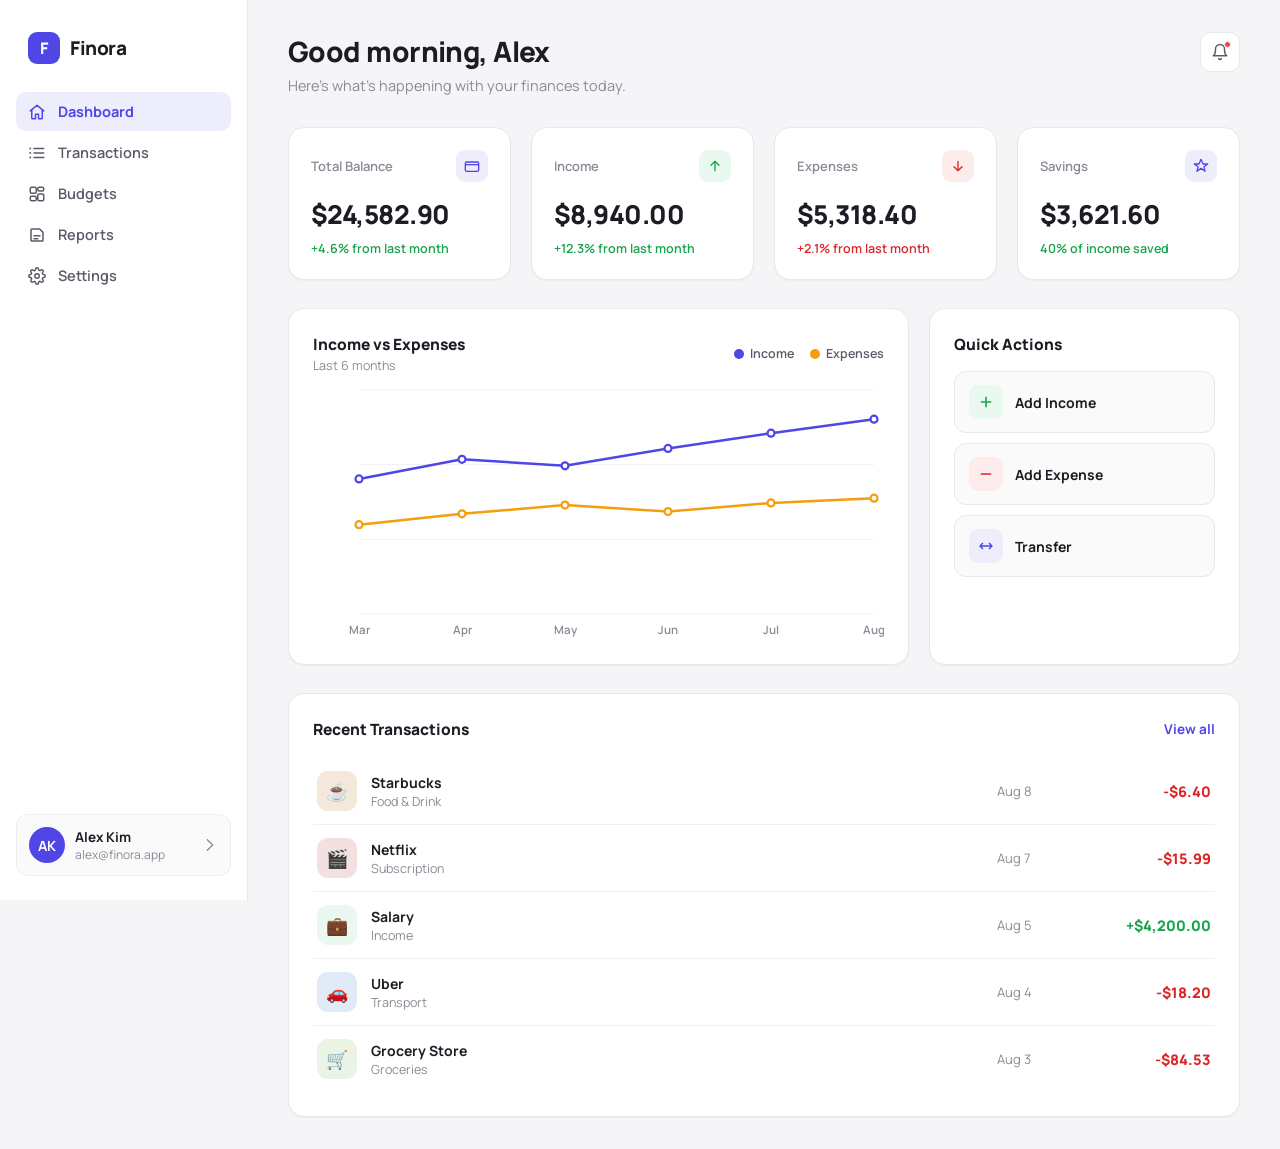
<file: index.html>
<!DOCTYPE html>
<html lang="en">
<head>
<meta charset="utf-8">
<meta name="viewport" content="width=device-width, initial-scale=1">
<title>Finora — Dashboard</title>
<link rel="preconnect" href="https://fonts.googleapis.com">
<link href="https://fonts.googleapis.com/css2?family=Manrope:wght@400;500;600;700;800&display=swap" rel="stylesheet">
<link rel="stylesheet" href="styles.css">
</head>
<body>
<div class="app-shell">

  <aside class="sidebar">
    <div class="sidebar-brand">
      <div class="sidebar-brand-icon">F</div>
      <div class="sidebar-brand-name">Finora</div>
    </div>

    <div class="sidebar-mobile-actions">
      <button type="button" class="icon-button" aria-label="Notifications">
        <svg width="18" height="18" viewBox="0 0 24 24" fill="none"><path d="M18 8a6 6 0 10-12 0c0 7-3 9-3 9h18s-3-2-3-9" stroke="#5B5B68" stroke-width="2" stroke-linecap="round" stroke-linejoin="round"/><path d="M13.73 21a2 2 0 01-3.46 0" stroke="#5B5B68" stroke-width="2" stroke-linecap="round"/></svg>
        <span class="icon-button-dot"></span>
      </button>
      <button type="button" class="menu-toggle" id="menuToggle" aria-label="Open menu" aria-expanded="false" aria-controls="sidebarNav">
        <svg width="20" height="20" viewBox="0 0 24 24" fill="none"><path d="M4 6h16M4 12h16M4 18h16" stroke="#5B5B68" stroke-width="2" stroke-linecap="round"/></svg>
      </button>
    </div>

    <nav class="sidebar-nav" id="sidebarNav" aria-label="Primary">
      <div class="drawer-profile">
        <div class="profile-avatar">AK</div>
        <div class="profile-name">Alex Kim</div>
        <div class="profile-email">alex@finora.app</div>
      </div>
      <a href="index.html" class="nav-link active">
        <svg class="nav-icon" width="18" height="18" viewBox="0 0 24 24" fill="none"><path d="M3 10.5L12 3l9 7.5" stroke="currentColor" stroke-width="2" stroke-linecap="round" stroke-linejoin="round"/><path d="M5 9.5V20a1 1 0 001 1h4v-6h4v6h4a1 1 0 001-1V9.5" stroke="currentColor" stroke-width="2" stroke-linecap="round" stroke-linejoin="round"/></svg>
        Dashboard
      </a>
      <a href="transactions.html" class="nav-link">
        <svg class="nav-icon" width="18" height="18" viewBox="0 0 24 24" fill="none"><path d="M8 6h13M8 12h13M8 18h13" stroke="currentColor" stroke-width="2" stroke-linecap="round"/><path d="M3 6h.01M3 12h.01M3 18h.01" stroke="currentColor" stroke-width="2.5" stroke-linecap="round"/></svg>
        Transactions
      </a>
      <a href="#" class="nav-link">
        <svg class="nav-icon" width="18" height="18" viewBox="0 0 24 24" fill="none"><rect x="3" y="3" width="8" height="8" rx="2" stroke="currentColor" stroke-width="2"/><rect x="13" y="3" width="8" height="5" rx="2" stroke="currentColor" stroke-width="2"/><rect x="13" y="12" width="8" height="9" rx="2" stroke="currentColor" stroke-width="2"/><rect x="3" y="15" width="8" height="6" rx="2" stroke="currentColor" stroke-width="2"/></svg>
        Budgets
      </a>
      <a href="#" class="nav-link">
        <svg class="nav-icon" width="18" height="18" viewBox="0 0 24 24" fill="none"><path d="M4 19V5a1 1 0 011-1h10.5L20 8.5V19a1 1 0 01-1 1H5a1 1 0 01-1-1z" stroke="currentColor" stroke-width="2" stroke-linejoin="round"/><path d="M8 13h8M8 17h5" stroke="currentColor" stroke-width="2" stroke-linecap="round"/></svg>
        Reports
      </a>
      <a href="#" class="nav-link">
        <svg class="nav-icon" width="18" height="18" viewBox="0 0 24 24" fill="none"><circle cx="12" cy="12" r="3" stroke="currentColor" stroke-width="2"/><path d="M19.4 15a1.65 1.65 0 00.33 1.82l.06.06a2 2 0 11-2.83 2.83l-.06-.06a1.65 1.65 0 00-1.82-.33 1.65 1.65 0 00-1 1.51V21a2 2 0 01-4 0v-.09a1.65 1.65 0 00-1-1.51 1.65 1.65 0 00-1.82.33l-.06.06a2 2 0 11-2.83-2.83l.06-.06a1.65 1.65 0 00.33-1.82 1.65 1.65 0 00-1.51-1H3a2 2 0 010-4h.09a1.65 1.65 0 001.51-1 1.65 1.65 0 00-.33-1.82l-.06-.06a2 2 0 112.83-2.83l.06.06a1.65 1.65 0 001.82.33H9a1.65 1.65 0 001-1.51V3a2 2 0 014 0v.09a1.65 1.65 0 001 1.51 1.65 1.65 0 001.82-.33l.06-.06a2 2 0 112.83 2.83l-.06.06a1.65 1.65 0 00-.33 1.82V9a1.65 1.65 0 001.51 1H21a2 2 0 010 4h-.09a1.65 1.65 0 00-1.51 1z" stroke="currentColor" stroke-width="2"/></svg>
        Settings
      </a>
    </nav>

    <div class="sidebar-profile">
      <div class="profile-avatar">AK</div>
      <div class="profile-info">
        <div class="profile-name">Alex Kim</div>
        <div class="profile-email">alex@finora.app</div>
      </div>
      <svg class="profile-chevron" width="16" height="16" viewBox="0 0 24 24" fill="none"><path d="M8 4l8 8-8 8" stroke="currentColor" stroke-width="2" stroke-linecap="round" stroke-linejoin="round"/></svg>
    </div>
  </aside>

  <div class="sidebar-overlay" id="sidebarOverlay"></div>

  <main class="main-content">

    <header class="page-header">
      <div>
        <h1>Good morning, Alex</h1>
        <p>Here's what's happening with your finances today.</p>
      </div>
      <div class="page-header-actions">
        <button type="button" class="icon-button" aria-label="Notifications">
          <svg width="18" height="18" viewBox="0 0 24 24" fill="none"><path d="M18 8a6 6 0 10-12 0c0 7-3 9-3 9h18s-3-2-3-9" stroke="#5B5B68" stroke-width="2" stroke-linecap="round" stroke-linejoin="round"/><path d="M13.73 21a2 2 0 01-3.46 0" stroke="#5B5B68" stroke-width="2" stroke-linecap="round"/></svg>
          <span class="icon-button-dot"></span>
        </button>
        <!-- <button type="button" class="avatar-button" aria-label="Account">AK</button> -->
      </div>
    </header>

    <section class="summary-grid" aria-label="Account summary">
      <div class="summary-card">
        <div class="summary-card-top">
          <span class="summary-card-label">Total Balance</span>
          <div class="summary-card-icon icon-indigo"><svg width="16" height="16" viewBox="0 0 24 24" fill="none"><rect x="2" y="6" width="20" height="14" rx="2" stroke="#4F46E5" stroke-width="2"/><path d="M2 10h20" stroke="#4F46E5" stroke-width="2"/></svg></div>
        </div>
        <div class="summary-card-value">$24,582.90</div>
        <div class="summary-card-delta positive">+4.6% from last month</div>
      </div>
      <div class="summary-card">
        <div class="summary-card-top">
          <span class="summary-card-label">Income</span>
          <div class="summary-card-icon icon-green"><svg width="16" height="16" viewBox="0 0 24 24" fill="none"><path d="M12 19V5M6 11l6-6 6 6" stroke="#16A34A" stroke-width="2" stroke-linecap="round" stroke-linejoin="round"/></svg></div>
        </div>
        <div class="summary-card-value">$8,940.00</div>
        <div class="summary-card-delta positive">+12.3% from last month</div>
      </div>
      <div class="summary-card">
        <div class="summary-card-top">
          <span class="summary-card-label">Expenses</span>
          <div class="summary-card-icon icon-red"><svg width="16" height="16" viewBox="0 0 24 24" fill="none"><path d="M12 5v14M6 13l6 6 6-6" stroke="#DC2626" stroke-width="2" stroke-linecap="round" stroke-linejoin="round"/></svg></div>
        </div>
        <div class="summary-card-value">$5,318.40</div>
        <div class="summary-card-delta negative">+2.1% from last month</div>
      </div>
      <div class="summary-card">
        <div class="summary-card-top">
          <span class="summary-card-label">Savings</span>
          <div class="summary-card-icon icon-indigo"><svg width="16" height="16" viewBox="0 0 24 24" fill="none"><path d="M12 2l3 7h7l-5.6 4.2L18 20l-6-4.5L6 20l1.6-6.8L2 9h7z" stroke="#4F46E5" stroke-width="2" stroke-linejoin="round"/></svg></div>
        </div>
        <div class="summary-card-value">$3,621.60</div>
        <div class="summary-card-delta positive">40% of income saved</div>
      </div>
    </section>

    <section class="chart-grid">
      <div class="card chart-card">
        <div class="card-header">
          <div>
            <div class="card-title">Income vs Expenses</div>
            <div class="card-subtitle">Last 6 months</div>
          </div>
          <div class="chart-legend">
            <div class="legend-item"><span class="legend-dot income"></span>Income</div>
            <div class="legend-item"><span class="legend-dot expenses"></span>Expenses</div>
          </div>
        </div>
        <div id="incomeExpenseChart" class="chart-canvas"></div>
      </div>

      <div class="card quick-actions-card">
        <div class="card-title" style="margin-bottom:16px;">Quick Actions</div>
        <div class="quick-actions-list">
          <button type="button" class="quick-action-btn">
            <div class="quick-action-icon icon-green"><svg width="16" height="16" viewBox="0 0 24 24" fill="none"><path d="M12 5v14M5 12h14" stroke="#16A34A" stroke-width="2.3" stroke-linecap="round"/></svg></div>
            <span class="quick-action-label">Add Income</span>
          </button>
          <button type="button" class="quick-action-btn">
            <div class="quick-action-icon icon-red"><svg width="16" height="16" viewBox="0 0 24 24" fill="none"><path d="M5 12h14" stroke="#DC2626" stroke-width="2.3" stroke-linecap="round"/></svg></div>
            <span class="quick-action-label">Add Expense</span>
          </button>
          <button type="button" class="quick-action-btn">
            <div class="quick-action-icon icon-indigo"><svg width="16" height="16" viewBox="0 0 24 24" fill="none"><path d="M7 8l-4 4 4 4M17 16l4-4-4-4M3 12h18" stroke="#4F46E5" stroke-width="2" stroke-linecap="round" stroke-linejoin="round"/></svg></div>
            <span class="quick-action-label">Transfer</span>
          </button>
        </div>
      </div>
    </section>

    <section class="card">
      <div class="card-header">
        <div class="card-title">Recent Transactions</div>
        <a href="transactions.html" class="view-all-link">View all</a>
      </div>
      <ul id="recentTransactions" class="tx-list"></ul>
    </section>

  </main>
</div>

<script src="script.js" defer></script>
</body>
</html>
</file>
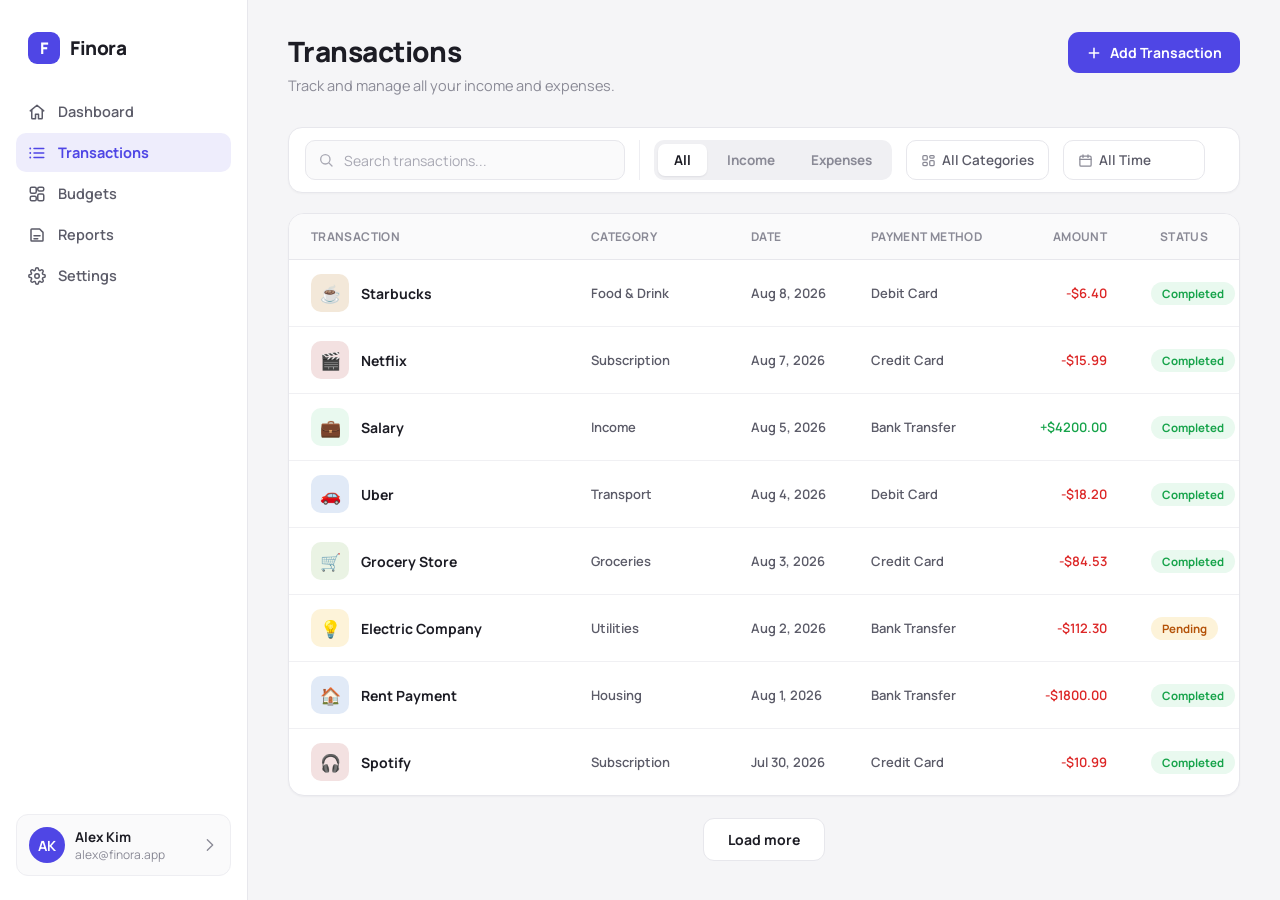
<file: transactions.html>
<!DOCTYPE html>
<html lang="en">
<head>
<meta charset="utf-8">
<meta name="viewport" content="width=device-width, initial-scale=1">
<title>Finora — Transactions</title>
<link rel="preconnect" href="https://fonts.googleapis.com">
<link href="https://fonts.googleapis.com/css2?family=Manrope:wght@400;500;600;700;800&display=swap" rel="stylesheet">
<link rel="stylesheet" href="styles.css">
</head>
<body>
<div class="app-shell">

  <aside class="sidebar">
    <div class="sidebar-brand">
      <div class="sidebar-brand-icon">F</div>
      <div class="sidebar-brand-name">Finora</div>
    </div>

    <div class="sidebar-mobile-actions">
      <button type="button" class="icon-button" aria-label="Notifications">
        <svg width="18" height="18" viewBox="0 0 24 24" fill="none"><path d="M18 8a6 6 0 10-12 0c0 7-3 9-3 9h18s-3-2-3-9" stroke="#5B5B68" stroke-width="2" stroke-linecap="round" stroke-linejoin="round"/><path d="M13.73 21a2 2 0 01-3.46 0" stroke="#5B5B68" stroke-width="2" stroke-linecap="round"/></svg>
        <span class="icon-button-dot"></span>
      </button>
      <button type="button" class="menu-toggle" id="menuToggle" aria-label="Open menu" aria-expanded="false" aria-controls="sidebarNav">
        <svg width="20" height="20" viewBox="0 0 24 24" fill="none"><path d="M4 6h16M4 12h16M4 18h16" stroke="#5B5B68" stroke-width="2" stroke-linecap="round"/></svg>
      </button>
    </div>

    <nav class="sidebar-nav" id="sidebarNav" aria-label="Primary">
      <div class="drawer-profile">
        <div class="profile-avatar">AK</div>
        <div class="profile-name">Alex Kim</div>
        <div class="profile-email">alex@finora.app</div>
      </div>
      <a href="index.html" class="nav-link">
        <svg class="nav-icon" width="18" height="18" viewBox="0 0 24 24" fill="none"><path d="M3 10.5L12 3l9 7.5" stroke="currentColor" stroke-width="2" stroke-linecap="round" stroke-linejoin="round"/><path d="M5 9.5V20a1 1 0 001 1h4v-6h4v6h4a1 1 0 001-1V9.5" stroke="currentColor" stroke-width="2" stroke-linecap="round" stroke-linejoin="round"/></svg>
        Dashboard
      </a>
      <a href="transactions.html" class="nav-link active">
        <svg class="nav-icon" width="18" height="18" viewBox="0 0 24 24" fill="none"><path d="M8 6h13M8 12h13M8 18h13" stroke="currentColor" stroke-width="2" stroke-linecap="round"/><path d="M3 6h.01M3 12h.01M3 18h.01" stroke="currentColor" stroke-width="2.5" stroke-linecap="round"/></svg>
        Transactions
      </a>
      <a href="#" class="nav-link">
        <svg class="nav-icon" width="18" height="18" viewBox="0 0 24 24" fill="none"><rect x="3" y="3" width="8" height="8" rx="2" stroke="currentColor" stroke-width="2"/><rect x="13" y="3" width="8" height="5" rx="2" stroke="currentColor" stroke-width="2"/><rect x="13" y="12" width="8" height="9" rx="2" stroke="currentColor" stroke-width="2"/><rect x="3" y="15" width="8" height="6" rx="2" stroke="currentColor" stroke-width="2"/></svg>
        Budgets
      </a>
      <a href="#" class="nav-link">
        <svg class="nav-icon" width="18" height="18" viewBox="0 0 24 24" fill="none"><path d="M4 19V5a1 1 0 011-1h10.5L20 8.5V19a1 1 0 01-1 1H5a1 1 0 01-1-1z" stroke="currentColor" stroke-width="2" stroke-linejoin="round"/><path d="M8 13h8M8 17h5" stroke="currentColor" stroke-width="2" stroke-linecap="round"/></svg>
        Reports
      </a>
      <a href="#" class="nav-link">
        <svg class="nav-icon" width="18" height="18" viewBox="0 0 24 24" fill="none"><circle cx="12" cy="12" r="3" stroke="currentColor" stroke-width="2"/><path d="M19.4 15a1.65 1.65 0 00.33 1.82l.06.06a2 2 0 11-2.83 2.83l-.06-.06a1.65 1.65 0 00-1.82-.33 1.65 1.65 0 00-1 1.51V21a2 2 0 01-4 0v-.09a1.65 1.65 0 00-1-1.51 1.65 1.65 0 00-1.82.33l-.06.06a2 2 0 11-2.83-2.83l.06-.06a1.65 1.65 0 00.33-1.82 1.65 1.65 0 00-1.51-1H3a2 2 0 010-4h.09a1.65 1.65 0 001.51-1 1.65 1.65 0 00-.33-1.82l-.06-.06a2 2 0 112.83-2.83l.06.06a1.65 1.65 0 001.82.33H9a1.65 1.65 0 001-1.51V3a2 2 0 014 0v.09a1.65 1.65 0 001 1.51 1.65 1.65 0 001.82-.33l.06-.06a2 2 0 112.83 2.83l-.06.06a1.65 1.65 0 00-.33 1.82V9a1.65 1.65 0 001.51 1H21a2 2 0 010 4h-.09a1.65 1.65 0 00-1.51 1z" stroke="currentColor" stroke-width="2"/></svg>
        Settings
      </a>
    </nav>

    <div class="sidebar-profile">
      <div class="profile-avatar">AK</div>
      <div class="profile-info">
        <div class="profile-name">Alex Kim</div>
        <div class="profile-email">alex@finora.app</div>
      </div>
      <svg class="profile-chevron" width="16" height="16" viewBox="0 0 24 24" fill="none"><path d="M8 4l8 8-8 8" stroke="currentColor" stroke-width="2" stroke-linecap="round" stroke-linejoin="round"/></svg>
    </div>
  </aside>

  <div class="sidebar-overlay" id="sidebarOverlay"></div>

  <main class="main-content">

    <header class="page-header">
      <div>
        <h1>Transactions</h1>
        <p>Track and manage all your income and expenses.</p>
      </div>
      <button type="button" class="btn-primary">
        <svg width="16" height="16" viewBox="0 0 24 24" fill="none"><path d="M12 5v14M5 12h14" stroke="#fff" stroke-width="2.3" stroke-linecap="round"/></svg>
        Add Transaction
      </button>
    </header>

    <div class="toolbar">
      <div class="search-box">
        <svg class="search-icon" width="16" height="16" viewBox="0 0 24 24" fill="none"><circle cx="11" cy="11" r="7" stroke="#A8A8B3" stroke-width="2"/><path d="M21 21l-4.35-4.35" stroke="#A8A8B3" stroke-width="2" stroke-linecap="round"/></svg>
        <input id="searchInput" type="search" class="search-input" placeholder="Search transactions...">
      </div>

      <div class="toolbar-divider"></div>

      <div class="tabs" role="tablist" aria-label="Filter by type">
        <button type="button" class="tab-btn active" data-filter="all">All</button>
        <button type="button" class="tab-btn" data-filter="income">Income</button>
        <button type="button" class="tab-btn" data-filter="expense">Expenses</button>
      </div>

      <div class="filter-group">
        <svg width="15" height="15" viewBox="0 0 24 24" fill="none" style="flex-shrink:0;"><rect x="3" y="4" width="7" height="7" rx="1.5" stroke="#8A8A96" stroke-width="2"/><rect x="14" y="4" width="7" height="4" rx="1.5" stroke="#8A8A96" stroke-width="2"/><rect x="14" y="12" width="7" height="8" rx="1.5" stroke="#8A8A96" stroke-width="2"/><rect x="3" y="15" width="7" height="5" rx="1.5" stroke="#8A8A96" stroke-width="2"/></svg>
        <select id="categoryFilter" class="filter-select" aria-label="Filter by category">
          <option value="All">All Categories</option>
          <option value="Food & Drink">Food & Drink</option>
          <option value="Subscription">Subscription</option>
          <option value="Income">Income</option>
          <option value="Transport">Transport</option>
          <option value="Groceries">Groceries</option>
          <option value="Utilities">Utilities</option>
          <option value="Housing">Housing</option>
          <option value="Health">Health</option>
          <option value="Shopping">Shopping</option>
        </select>
      </div>

      <div class="filter-group">
        <svg width="15" height="15" viewBox="0 0 24 24" fill="none" style="flex-shrink:0;"><rect x="3" y="5" width="18" height="16" rx="2" stroke="#8A8A96" stroke-width="2"/><path d="M3 10h18M8 3v4M16 3v4" stroke="#8A8A96" stroke-width="2" stroke-linecap="round"/></svg>
        <select id="dateFilter" class="filter-select" aria-label="Filter by date">
          <option value="all">All Time</option>
          <option value="7">Last 7 days</option>
          <option value="30">Last 30 days</option>
          <option value="90">Last 3 months</option>
        </select>
      </div>

      <button type="button" id="clearFiltersBtn" class="clear-filters-btn" hidden>Clear filters</button>
    </div>

    <div class="table-card">
      <div class="table-scroll">
        <table class="tx-table">
          <thead>
            <tr>
              <th class="col-tx">Transaction</th>
              <th class="col-category">Category</th>
              <th class="col-date">Date</th>
              <th class="col-method">Payment Method</th>
              <th class="col-amount align-right">Amount</th>
              <th class="col-status align-center">Status</th>
            </tr>
          </thead>
          <tbody id="transactionsTableBody"></tbody>
        </table>
      </div>
      <p id="emptyState" class="empty-state" hidden>No transactions match your filters.</p>
    </div>

    <div id="loadMoreWrap" class="load-more-wrap">
      <button type="button" id="loadMoreBtn" class="btn-secondary">Load more</button>
    </div>

  </main>
</div>

<script src="script.js" defer></script>
</body>
</html>
</file>
<file: styles.css>
:root {
  --color-bg: #F5F5F7;
  --color-surface: #FFFFFF;
  --color-border: #E7E7EC;
  --color-border-light: #F0F0F3;
  --color-border-lighter: #EEEEF2;
  --color-text: #1C1C24;
  --color-text-secondary: #8A8A96;
  --color-text-muted: #5B5B68;
  --color-placeholder: #A8A8B3;
  --color-primary: #4F46E5;
  --color-primary-hover: #4338CA;
  --color-primary-light: #EEEDFC;
  --color-success: #16A34A;
  --color-success-light: #E9F9EF;
  --color-danger: #DC2626;
  --color-danger-bright: #EF4444;
  --color-danger-light: #FDECEC;
  --color-warning: #F59E0B;
  --color-warning-light: #FDF3D9;
  --color-warning-text: #B45309;
  --color-scrollbar: #D8D8E0;
  --color-input-bg: #FAFAFB;
  --card-shadow: 0 1px 2px rgba(16, 16, 40, 0.04);
  --toolbar-shadow: 0 1px 2px rgba(16, 16, 40, 0.03);
}

* {
  box-sizing: border-box;
}

body {
  margin: 0;
  background: var(--color-bg);
  font-family: 'Manrope', sans-serif;
  color: var(--color-text);
}

a {
  color: var(--color-primary);
  text-decoration: none;
}
a:hover {
  color: var(--color-primary-hover);
}

::-webkit-scrollbar {
  width: 8px;
  height: 8px;
}
::-webkit-scrollbar-thumb {
  background: var(--color-scrollbar);
  border-radius: 8px;
}

input::placeholder {
  color: var(--color-placeholder);
}

body.nav-open {
  overflow: hidden;
}

button,
input,
select {
  font-family: inherit;
}

/* Layout */
.app-shell {
  display: flex;
  min-height: 100vh;
  background: var(--color-bg);
}

.sidebar {
  width: 248px;
  flex-shrink: 0;
  background: var(--color-surface);
  border-right: 1px solid var(--color-border);
  display: flex;
  flex-direction: column;
  padding: 24px 16px;
  position: sticky;
  top: 0;
  height: 100vh;
}

.menu-toggle {
  display: none;
  width: 40px;
  height: 40px;
  border-radius: 10px;
  border: 1px solid var(--color-border);
  background: var(--color-surface);
  align-items: center;
  justify-content: center;
  cursor: pointer;
  padding: 0;
  flex-shrink: 0;
}

.sidebar-overlay {
  display: none;
}

.sidebar-mobile-actions {
  display: none;
}

.drawer-profile {
  display: none;
}

.sidebar-brand {
  display: flex;
  align-items: center;
  gap: 10px;
  padding: 8px 12px 28px 12px;
}

.sidebar-brand-icon {
  width: 32px;
  height: 32px;
  border-radius: 9px;
  background: var(--color-primary);
  display: flex;
  align-items: center;
  justify-content: center;
  color: #fff;
  font-weight: 800;
  font-size: 16px;
}

.sidebar-brand-name {
  font-size: 19px;
  font-weight: 800;
  letter-spacing: -0.02em;
  color: var(--color-text);
}

.sidebar-nav {
  display: flex;
  flex-direction: column;
  gap: 2px;
}

.nav-link {
  display: flex;
  align-items: center;
  gap: 12px;
  padding: 10px 12px;
  border-radius: 10px;
  color: var(--color-text-muted);
  font-weight: 600;
  font-size: 14.5px;
}
.nav-link:hover {
  color: var(--color-text-muted);
}
.nav-link.active {
  background: var(--color-primary-light);
  color: var(--color-primary);
  font-weight: 700;
}
.nav-link.active:hover {
  color: var(--color-primary);
}

.nav-icon {
  flex-shrink: 0;
}

.sidebar-profile {
  margin-top: auto;
  display: flex;
  align-items: center;
  gap: 10px;
  padding: 12px;
  border-radius: 12px;
  background: var(--color-input-bg);
  border: 1px solid var(--color-border-lighter);
}

.profile-avatar {
  width: 36px;
  height: 36px;
  border-radius: 50%;
  background: var(--color-primary);
  color: #fff;
  display: flex;
  align-items: center;
  justify-content: center;
  font-weight: 700;
  font-size: 14px;
  flex-shrink: 0;
}

.profile-info {
  flex: 1;
  min-width: 0;
}

.profile-name {
  font-size: 13.5px;
  font-weight: 700;
  color: var(--color-text);
  white-space: nowrap;
  overflow: hidden;
  text-overflow: ellipsis;
}

.profile-email {
  font-size: 12px;
  color: var(--color-text-secondary);
  white-space: nowrap;
  overflow: hidden;
  text-overflow: ellipsis;
}

.profile-chevron {
  flex-shrink: 0;
  color: var(--color-text-secondary);
}

.main-content {
  flex: 1;
  min-width: 0;
  padding: 32px 40px;
  max-width: 1280px;
  margin: 0 auto;
}

/* Page header */
.page-header {
  display: flex;
  align-items: flex-start;
  justify-content: space-between;
  margin-bottom: 32px;
  gap: 24px;
  flex-wrap: wrap;
}

.page-header h1 {
  margin: 0;
  font-size: 28px;
  font-weight: 800;
  letter-spacing: -0.02em;
  color: var(--color-text);
}

.page-header p {
  margin: 6px 0 0 0;
  font-size: 14.5px;
  color: var(--color-text-secondary);
}

.page-header-actions {
  display: flex;
  align-items: center;
  gap: 14px;
}

.icon-button {
  width: 40px;
  height: 40px;
  border-radius: 10px;
  border: 1px solid var(--color-border);
  background: var(--color-surface);
  display: flex;
  align-items: center;
  justify-content: center;
  cursor: pointer;
  position: relative;
  padding: 0;
}

.icon-button-dot {
  position: absolute;
  top: 8px;
  right: 8px;
  width: 7px;
  height: 7px;
  border-radius: 50%;
  background: var(--color-danger-bright);
  border: 1.5px solid #fff;
}

.avatar-button {
  width: 40px;
  height: 40px;
  border-radius: 50%;
  background: var(--color-primary);
  color: #fff;
  display: flex;
  align-items: center;
  justify-content: center;
  font-weight: 700;
  font-size: 14px;
  cursor: pointer;
  border: none;
  padding: 0;
}

/* Buttons */
.btn-primary {
  display: flex;
  align-items: center;
  gap: 8px;
  padding: 11px 18px;
  border-radius: 11px;
  border: none;
  background: var(--color-primary);
  color: #fff;
  font-weight: 700;
  font-size: 14px;
  cursor: pointer;
}
.btn-primary:hover {
  background: var(--color-primary-hover);
}

.btn-secondary {
  padding: 11px 24px;
  border-radius: 11px;
  border: 1px solid var(--color-border);
  background: var(--color-surface);
  color: var(--color-text);
  font-weight: 700;
  font-size: 14px;
  cursor: pointer;
}

/* Cards */
.card {
  background: var(--color-surface);
  border: 1px solid var(--color-border);
  border-radius: 16px;
  padding: 24px;
  box-shadow: var(--card-shadow);
}

.card-header {
  display: flex;
  align-items: center;
  justify-content: space-between;
  margin-bottom: 18px;
}

.card-title {
  font-size: 15.5px;
  font-weight: 800;
  color: var(--color-text);
}

.card-subtitle {
  font-size: 12.5px;
  color: var(--color-text-secondary);
  margin-top: 2px;
}

/* Summary cards */
.summary-grid {
  display: grid;
  grid-template-columns: repeat(4, 1fr);
  gap: 20px;
  margin-bottom: 28px;
}

.summary-card {
  background: var(--color-surface);
  border: 1px solid var(--color-border);
  border-radius: 16px;
  padding: 22px;
  box-shadow: var(--card-shadow);
}

.summary-card-top {
  display: flex;
  align-items: center;
  justify-content: space-between;
  margin-bottom: 14px;
}

.summary-card-label {
  font-size: 13px;
  font-weight: 600;
  color: var(--color-text-secondary);
}

.summary-card-icon {
  width: 32px;
  height: 32px;
  border-radius: 9px;
  display: flex;
  align-items: center;
  justify-content: center;
}
.summary-card-icon.icon-indigo {
  background: var(--color-primary-light);
}
.summary-card-icon.icon-green {
  background: var(--color-success-light);
}
.summary-card-icon.icon-red {
  background: var(--color-danger-light);
}

.summary-card-value {
  font-size: 26px;
  font-weight: 800;
  color: var(--color-text);
  letter-spacing: -0.02em;
}

.summary-card-delta {
  margin-top: 8px;
  font-size: 12.5px;
  font-weight: 600;
}
.summary-card-delta.positive {
  color: var(--color-success);
}
.summary-card-delta.negative {
  color: var(--color-danger);
}

/* Chart + quick actions */
.chart-grid {
  display: grid;
  grid-template-columns: 2fr 1fr;
  gap: 20px;
  margin-bottom: 28px;
  align-items: stretch;
}

.chart-card .card-header {
  margin-bottom: 6px;
}

.chart-legend {
  display: flex;
  gap: 16px;
}

.legend-item {
  display: flex;
  align-items: center;
  gap: 6px;
  font-size: 12.5px;
  font-weight: 600;
  color: var(--color-text-muted);
}

.legend-dot {
  width: 10px;
  height: 10px;
  border-radius: 50%;
}
.legend-dot.income {
  background: var(--color-primary);
}
.legend-dot.expenses {
  background: var(--color-warning);
}

.chart-canvas {
  width: 100%;
  height: 260px;
}

.quick-actions-card {
  display: flex;
  flex-direction: column;
}

.quick-actions-list {
  display: flex;
  flex-direction: column;
  gap: 10px;
}

.quick-action-btn {
  width: 100%;
  display: flex;
  align-items: center;
  gap: 12px;
  padding: 13px 14px;
  border-radius: 12px;
  border: 1px solid var(--color-border);
  background: var(--color-input-bg);
  cursor: pointer;
  text-align: left;
  font-family: inherit;
}

.quick-action-icon {
  width: 34px;
  height: 34px;
  border-radius: 9px;
  display: flex;
  align-items: center;
  justify-content: center;
  flex-shrink: 0;
}
.quick-action-icon.icon-green {
  background: var(--color-success-light);
}
.quick-action-icon.icon-red {
  background: var(--color-danger-light);
}
.quick-action-icon.icon-indigo {
  background: var(--color-primary-light);
}

.quick-action-label {
  font-size: 14px;
  font-weight: 700;
  color: var(--color-text);
}

/* Recent transactions (dashboard) */
.view-all-link {
  font-size: 13.5px;
  font-weight: 700;
}

.tx-list {
  list-style: none;
  margin: 0;
  padding: 0;
  display: flex;
  flex-direction: column;
}

.tx-row {
  display: flex;
  align-items: center;
  gap: 14px;
  padding: 13px 4px;
  border-bottom: 1px solid var(--color-border-light);
}
.tx-row:last-child {
  border-bottom: none;
}

.tx-icon {
  width: 40px;
  height: 40px;
  border-radius: 11px;
  display: flex;
  align-items: center;
  justify-content: center;
  flex-shrink: 0;
  font-size: 18px;
}

.tx-info {
  flex: 1;
  min-width: 0;
}

.tx-name {
  font-size: 14px;
  font-weight: 700;
  color: var(--color-text);
  white-space: nowrap;
  overflow: hidden;
  text-overflow: ellipsis;
}

.tx-category {
  font-size: 12.5px;
  color: var(--color-text-secondary);
  margin-top: 1px;
  white-space: nowrap;
  overflow: hidden;
  text-overflow: ellipsis;
}

.tx-date {
  font-size: 13px;
  color: var(--color-text-secondary);
  width: 90px;
  flex-shrink: 0;
}

.tx-amount {
  font-size: 14.5px;
  font-weight: 800;
  width: 110px;
  text-align: right;
  flex-shrink: 0;
}
.tx-amount.positive {
  color: var(--color-success);
}
.tx-amount.negative {
  color: var(--color-danger);
}

/* Transactions page toolbar */
.toolbar {
  display: flex;
  align-items: center;
  gap: 14px;
  margin-bottom: 20px;
  flex-wrap: wrap;
  background: var(--color-surface);
  border: 1px solid var(--color-border);
  border-radius: 14px;
  padding: 12px 16px;
  box-shadow: var(--toolbar-shadow);
}

.search-box {
  position: relative;
  flex: 1;
  min-width: 220px;
  max-width: 320px;
}

.search-icon {
  position: absolute;
  left: 13px;
  top: 50%;
  transform: translateY(-50%);
  pointer-events: none;
}

.search-input {
  width: 100%;
  height: 40px;
  padding: 0 14px 0 38px;
  border-radius: 10px;
  border: 1px solid var(--color-border);
  background: var(--color-input-bg);
  font-size: 14px;
  outline: none;
  color: var(--color-text);
  transition: border-color 0.15s, background 0.15s;
}

.toolbar-divider {
  width: 1px;
  align-self: stretch;
  background: var(--color-border-lighter);
}

.tabs {
  display: flex;
  gap: 4px;
  background: var(--color-border-light);
  padding: 4px;
  border-radius: 10px;
  height: 40px;
  box-sizing: border-box;
}

.tab-btn {
  padding: 0 16px;
  border-radius: 7px;
  border: none;
  font-size: 13.5px;
  font-weight: 700;
  cursor: pointer;
  background: transparent;
  color: var(--color-text-secondary);
  transition: background 0.15s, color 0.15s;
}
.tab-btn.active {
  background: #fff;
  color: var(--color-text);
  box-shadow: 0 1px 2px rgba(16, 16, 40, 0.08);
}

.filter-group {
  display: flex;
  align-items: center;
  gap: 6px;
  height: 40px;
  padding: 0 14px;
  border-radius: 10px;
  border: 1px solid var(--color-border);
  background: var(--color-surface);
}

.filter-select {
  border: none;
  background: transparent;
  font-size: 13.5px;
  font-weight: 600;
  color: var(--color-text-muted);
  outline: none;
  cursor: pointer;
  appearance: none;
}

.clear-filters-btn {
  margin-left: auto;
  border: none;
  background: transparent;
  color: var(--color-primary);
  font-size: 13px;
  font-weight: 700;
  cursor: pointer;
  padding: 8px 4px;
}
.clear-filters-btn[hidden] {
  display: none;
}

/* Transactions table */
.table-card {
  background: var(--color-surface);
  border: 1px solid var(--color-border);
  border-radius: 16px;
  box-shadow: var(--card-shadow);
  overflow: hidden;
}

.table-scroll {
  overflow-x: auto;
}

.tx-table {
  width: 100%;
  min-width: 720px;
  border-collapse: collapse;
  table-layout: fixed;
}

.tx-table thead {
  background: var(--color-input-bg);
}

.tx-table th {
  text-align: left;
  padding: 14px 22px;
  border-bottom: 1px solid var(--color-border);
  font-size: 12px;
  font-weight: 700;
  color: var(--color-text-secondary);
  text-transform: uppercase;
  letter-spacing: 0.03em;
}
.tx-table th.align-right {
  text-align: right;
}
.tx-table th.align-center {
  text-align: center;
}

.tx-table td {
  padding: 14px 22px;
  border-bottom: 1px solid var(--color-border-light);
  vertical-align: middle;
  font-size: 13px;
  color: var(--color-text-muted);
  font-weight: 600;
}
.tx-table tbody tr:last-child td {
  border-bottom: none;
}

.col-tx {
  width: 28%;
}
.col-category {
  width: 16%;
}
.col-date {
  width: 12%;
}
.col-method {
  width: 16%;
}
.col-amount {
  width: 12%;
}
.col-status {
  width: 11%;
  text-align: center;
}

.cell-tx {
  display: flex;
  align-items: center;
  gap: 12px;
  min-width: 0;
}

.cell-tx-icon {
  width: 38px;
  height: 38px;
  border-radius: 10px;
  display: flex;
  align-items: center;
  justify-content: center;
  flex-shrink: 0;
  font-size: 17px;
}

.cell-tx-name {
  font-size: 14px;
  font-weight: 700;
  color: var(--color-text);
  white-space: nowrap;
  overflow: hidden;
  text-overflow: ellipsis;
}

.cell-date {
  color: var(--color-text-secondary);
}

.cell-amount {
  font-size: 14px;
  font-weight: 800;
  text-align: right;
}
.cell-amount.positive {
  color: var(--color-success);
}
.cell-amount.negative {
  color: var(--color-danger);
}

.status-badge {
  display: inline-block;
  font-size: 11.5px;
  font-weight: 700;
  padding: 4px 11px;
  border-radius: 100px;
}
.status-badge.status-completed {
  background: var(--color-success-light);
  color: var(--color-success);
}
.status-badge.status-pending {
  background: var(--color-warning-light);
  color: var(--color-warning-text);
}
.status-badge.status-failed {
  background: var(--color-danger-light);
  color: var(--color-danger);
}

.empty-state {
  padding: 48px 22px;
  text-align: center;
  color: var(--color-text-secondary);
  font-size: 14px;
}
.empty-state[hidden] {
  display: none;
}

.load-more-wrap {
  display: flex;
  justify-content: center;
  margin-top: 22px;
}
.load-more-wrap[hidden] {
  display: none;
}

/* Responsive */
@media (max-width: 1180px) {
  .summary-grid {
    grid-template-columns: repeat(2, 1fr);
  }
  .chart-grid {
    grid-template-columns: 1fr;
  }
}

/* Transactions table: fits without scrolling at tablet/small-desktop widths
   by dropping the lower-priority Payment Method column. */
@media (max-width: 1024px) {
  .toolbar-divider {
    display: none;
  }

  .tx-table {
    min-width: 600px;
  }

  .col-method {
    display: none;
  }

  .col-tx {
    width: 34%;
  }
  .col-category {
    width: 20%;
  }
  .col-date {
    width: 15%;
  }
  .col-amount {
    width: 16%;
  }
  .col-status {
    width: 15%;
  }
}

@media (max-width: 860px) {
  .app-shell {
    flex-direction: column;
  }
  .sidebar {
    width: 100%;
    height: auto;
    position: relative;
    flex-direction: row;
    align-items: center;
    gap: 12px;
    padding: 14px 20px;
  }
  .sidebar-mobile-actions {
    display: flex;
    align-items: center;
    gap: 8px;
    margin-left: auto;
  }
  .menu-toggle {
    display: flex;
  }
  .sidebar-nav {
    position: fixed;
    top: 0;
    right: 0;
    bottom: 0;
    width: 248px;
    max-width: 82vw;
    background: var(--color-surface);
    padding: 24px 16px;
    box-shadow: -4px 0 24px rgba(16, 16, 40, 0.14);
    transform: translateX(100%);
    transition: transform 0.25s ease;
    z-index: 1001;
    overflow-y: auto;
  }
  .sidebar-nav.open {
    transform: translateX(0);
  }
  .sidebar-overlay {
    display: block;
    position: fixed;
    inset: 0;
    background: rgba(16, 16, 40, 0.4);
    opacity: 0;
    pointer-events: none;
    transition: opacity 0.25s ease;
    z-index: 1000;
  }
  .sidebar-overlay.open {
    opacity: 1;
    pointer-events: auto;
  }
  .drawer-profile {
  display: flex;
  flex-direction: column;
  align-items: center;
  text-align: center;
  gap: 6px;

  padding: 16px;
  margin-bottom: 16px;

  background: #f7f8fb;
  border-radius: 12px;

  border-bottom: none;
}
  .sidebar-profile {
    display: none;
  }
  .page-header-actions .icon-button {
    display: none;
  }
  .main-content {
    padding: 24px;
    margin: 0;
  }
}

/* Transactions toolbar: stack into clean full-width rows instead of
   relying on unpredictable flex-wrap ordering. */
@media (max-width: 600px) {
  .toolbar {
    flex-direction: column;
    align-items: stretch;
  }
  .search-box {
    max-width: none;
  }
  .tabs {
    width: 100%;
  }
  .tab-btn {
    flex: 1;
  }
  .filter-group {
    width: 100%;
  }
  .clear-filters-btn {
    margin-left: 0;
    align-self: flex-end;
  }
}

@media (max-width: 560px) {
  .summary-grid {
    grid-template-columns: 1fr;
  }
}

@media (max-width: 480px) {
  .page-header h1 {
    font-size: 22px;
  }

  .chart-card .card-header {
    flex-wrap: wrap;
    row-gap: 10px;
  }
  .chart-card .chart-legend {
    width: 100%;
  }

  .tx-row {
    gap: 6px;
  }
  .tx-icon {
    width: 30px;
    height: 30px;
    font-size: 15px;
    border-radius: 8px;
  }
  .tx-date {
    width: 42px;
    font-size: 11px;
  }
  .tx-amount {
    width: 88px;
    font-size: 12.5px;
  }
}
</file>
